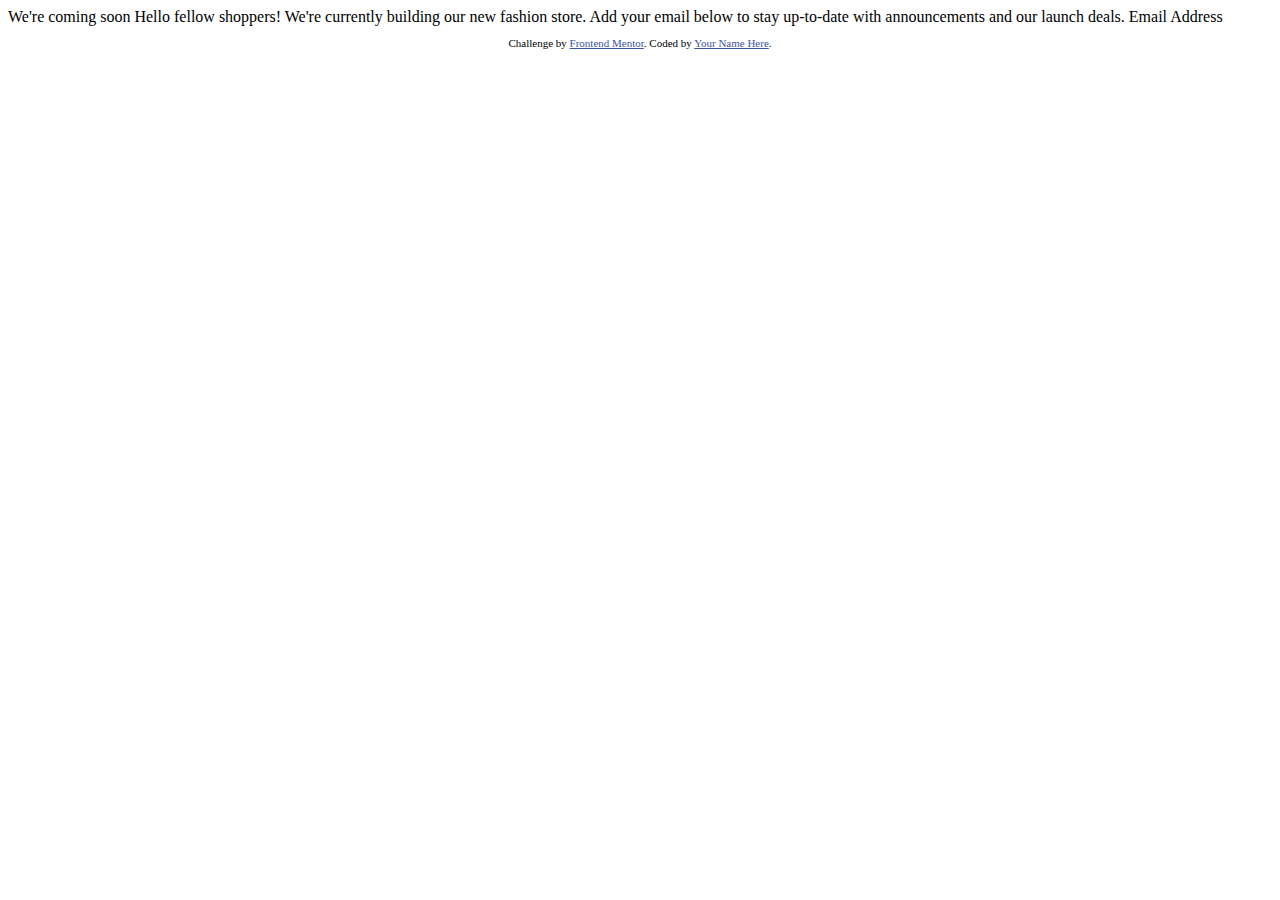
<file: index.html>
<!DOCTYPE html>
<html lang="en">
<head>
  <meta charset="UTF-8">
  <meta name="viewport" content="width=device-width, initial-scale=1.0"> <!-- displays site properly based on user's device -->

  <link rel="icon" type="image/png" sizes="32x32" href="./images/favicon-32x32.png">
  
  <title>Frontend Mentor | Base Apparel coming soon page</title>

  <!-- Feel free to remove these styles or customise in your own stylesheet 👍 -->
  <style>
    .attribution { font-size: 11px; text-align: center; }
    .attribution a { color: hsl(228, 45%, 44%); }
  </style>
</head>
<body>

  We're coming soon

  Hello fellow shoppers! We're currently building our new fashion store. 
  Add your email below to stay up-to-date with announcements and our launch deals.

  Email Address
  
  <footer>
    <p class="attribution">
      Challenge by <a href="https://www.frontendmentor.io?ref=challenge" target="_blank">Frontend Mentor</a>. 
      Coded by <a href="#">Your Name Here</a>.
    </p>
  </footer>
</body>
</html>
</file>
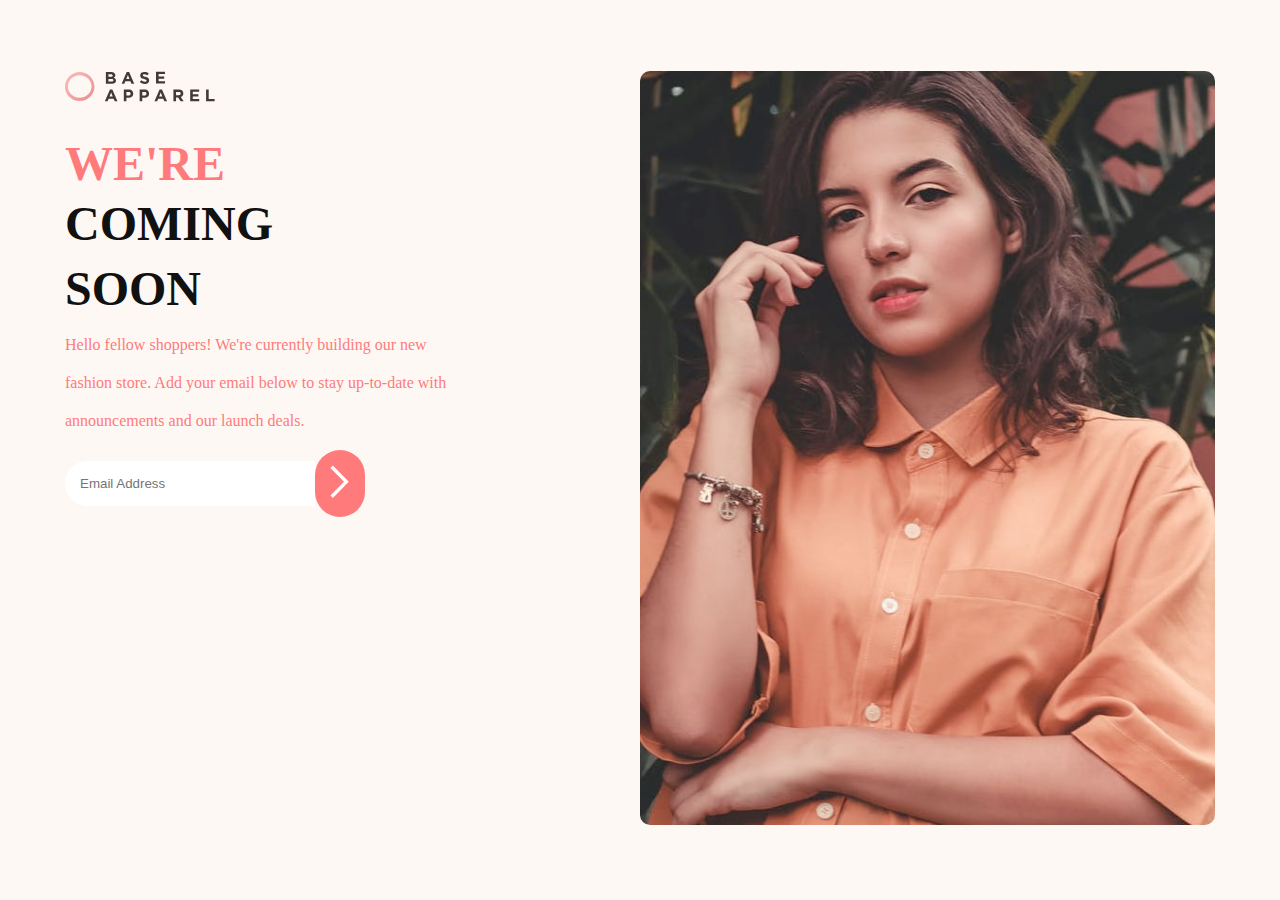
<file: baseapparel.html>
<!DOCTYPE html>
<html lang="en">
<head>
    <meta charset="UTF-8">
    <meta http-equiv="X-UA-Compatible" content="IE=edge">
    <meta name="viewport" content="width=device-width, initial-scale=1.0">
    <title>Base Apparel Coming Soon</title>
    <link rel="stylesheet" href="css/style.css">
</head>
<body>
    <div class="container">
        <div class="left-section">
            <img src="images/logo.svg" alt="Base Apparel Logo" class="logo">
            <h1>WE'RE</h1>
	    <h2>COMING</h2>
	    <h2>SOON</h2>
	    <p></p>
	    <p></p>
 	    <p></p>
	    <p></p>
            <p>Hello fellow shoppers! We're currently building our new</p>
	    <p>fashion store. Add your email below to stay up-to-date with</p>
	    <p>announcements and our launch deals.</p>
	    <p></p>
	    <p></p>
            <form class="email-form">
                <input type="email" placeholder="Email Address" required>
                <button type="submit">
                    <img src="images/icon-arrow.svg" alt="Submit">
                </button>
            </form>
        </div>
        <div class="right-section">
            <img src="images/hero-desktop.jpg" alt="Base Apparel Coming Soon" class="hero-image">
        </div>
    </div>
</body>
</html>
</file>
<file: css/style.css>
* {
    margin: 0;
    padding: 0;
    box-sizing: border-box;
}

body {
    font-family: 'Josefin Sans';
    background-color: #fef8f5;
    display: flex;
    justify-content: center;
    align-items: center;
    height: 100vh;
    color: #333;
}

.container {
    display: flex;
    max-width: 1150px;
    width: 90%;
}

.left-section {
    width: 100%;
    padding: 0px;
}

.right-section {
    width: 100%;
}

.logo {
    width: 150px;
    margin-bottom: 30px;
}

h1 {
    font-size: 3rem;
    color: #ff7b7b;
    margin-bottom: 5px;
}

h2 {
    font-size: 3rem;
    color: #111;
    margin-bottom: 10px;
}

p {
    font-size: 1rem;
    color: #ff7b7b;
    margin-bottom: 20px;
}

p1 {
    font-size: 1rem;
    color: #ff7b7b;
    margin-bottom: 60px;
}

.email-form {
    display: flex;
    align-items: center;
}

.email-form input {
    padding: 15px;
    border: none;
    outline: none;
    border-radius: 30px 0 0 30px;
    width: 250px;
}

.email-form button {
    background-color: #ff7b7b;
    border: none;
    padding: 15px;
    border-radius: 30px 30px 30px 30px;
    cursor: pointer;
}

.email-form button img {
    width: 20px;
}

.hero-image {
    width: 100%;
    border-radius: 10px;
}
</file>
